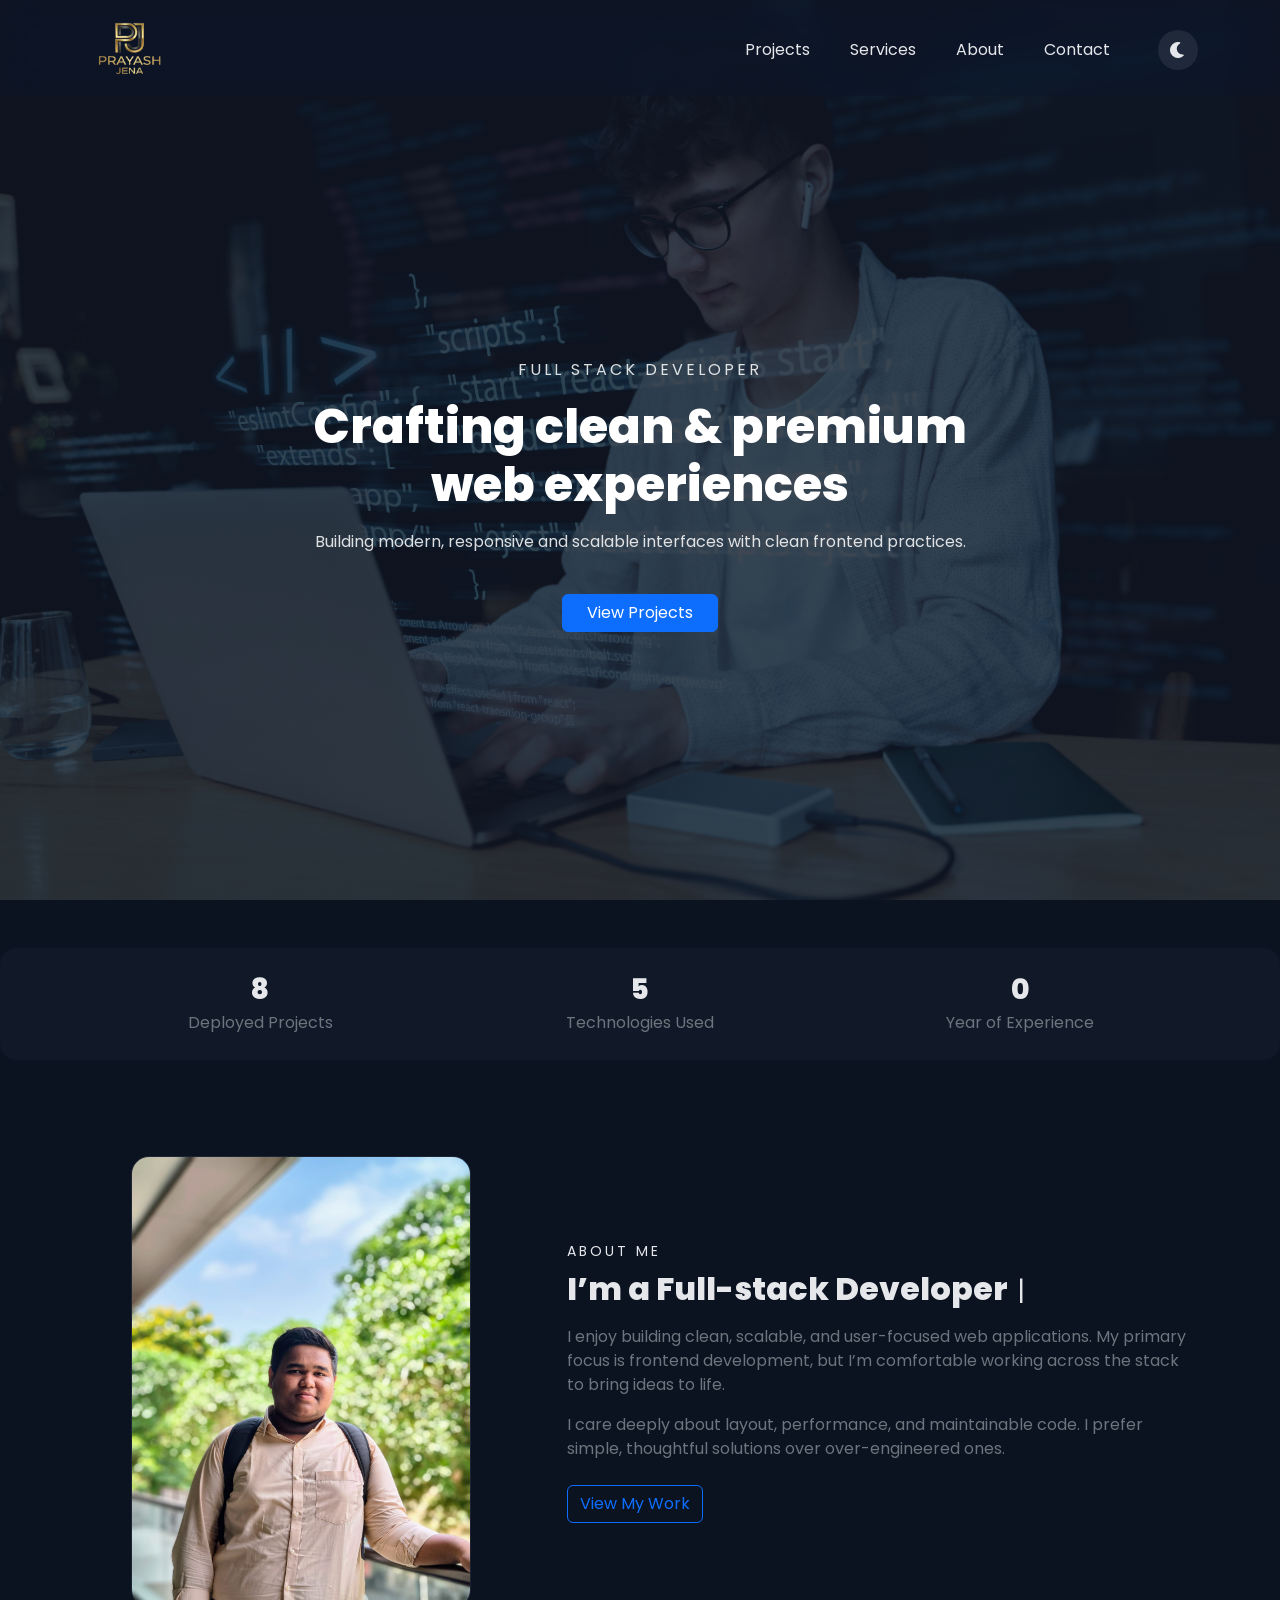
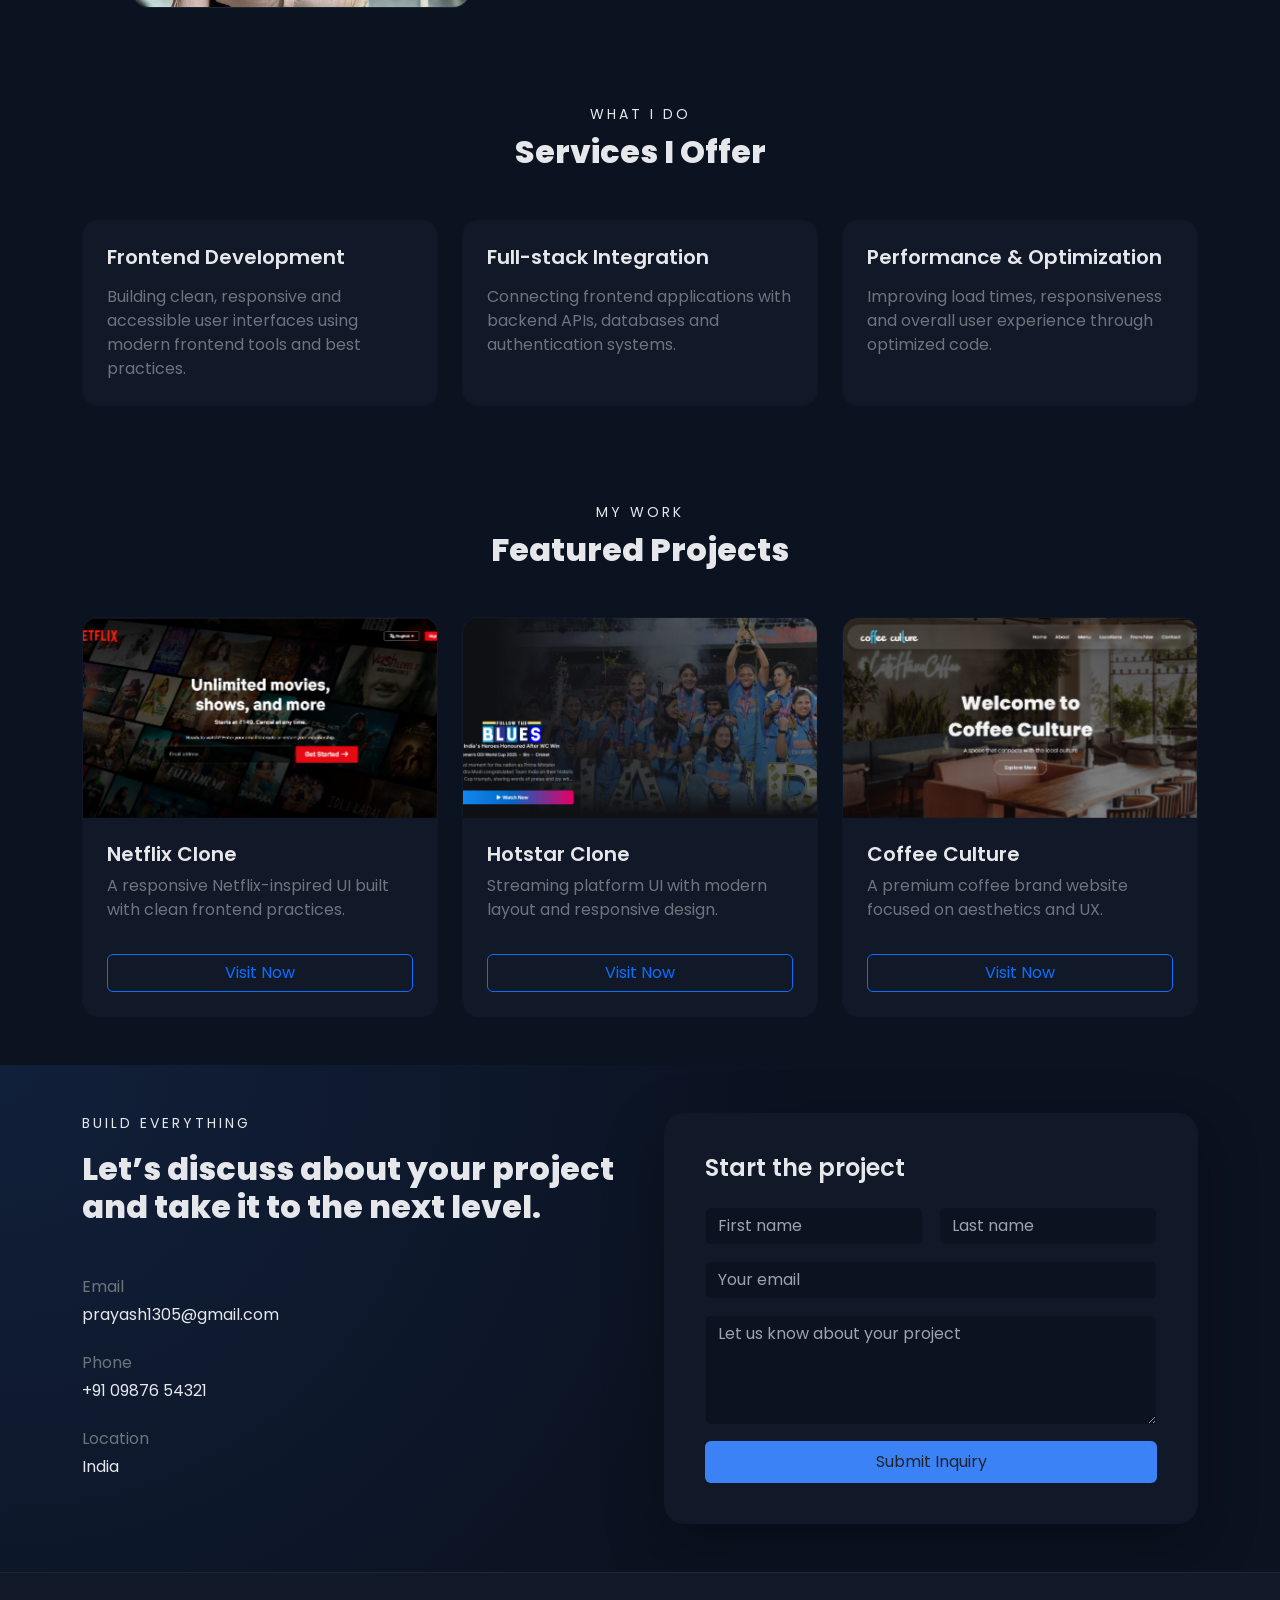
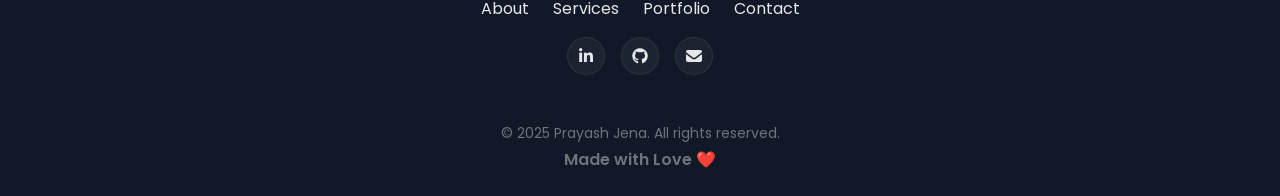
<file: index.html>
<!DOCTYPE html>
<html lang="en">

<head>
  <meta charset="UTF-8">
  <meta name="viewport" content="width=device-width, initial-scale=1.0">
  <title>Portfolio bootstrap</title>
  <link rel="stylesheet" href="./assets/css/bootstrap-icons.min.css">
  <link rel="stylesheet" href="./assets/css/all.min.css">
  <link rel="stylesheet" href="./assets/css/font.css">
  <link rel="stylesheet" href="./assets/css/bootstrap.min.css">
  <link rel="stylesheet" href="./assets/css/style.css">
  <link rel="shortcut icon" href="./assets/images/Me/logo.png" type="image/png">
</head>

<body>
  <!-- Header -->
  <header class="position-fixed top-0 start-0 w-100">
    <nav class="navbar navbar-expand-lg navbar-blur py-2 pb-1">
      <div class="container">

        <a class="navbar-brand fw-semibold" href="#hero">
          <img src="./assets/images/Me/logo-me.png" alt="logo" width="95" height="95" class="img-fluid d-block">
        </a>

        <div class="d-flex align-items-center gap-3">
          <button id="themeToggle"
            class="theme-toggle d-flex align-items-center justify-content-center rounded-circle border-0 d-lg-none"
            aria-label="Toggle theme">
            <i class="fa-solid fa-moon"></i>
          </button>

          <button class="navbar-toggler border-0 shadow-none" type="button" data-bs-toggle="collapse"
            data-bs-target="#mainNavbar">
            <span class="navbar-toggler-icon"></span>
          </button>
        </div>

        <div class="collapse navbar-collapse justify-content-end" id="mainNavbar">
          <ul class="navbar-nav align-items-lg-center gap-lg-4">

            <li class="nav-item"><a class="nav-link" href="#projects">Projects</a></li>
            <li class="nav-item"><a class="nav-link" href="#services">Services</a></li>
            <li class="nav-item"><a class="nav-link" href="#about">About</a></li>
            <li class="nav-item"><a class="nav-link" href="#contact">Contact</a></li>

            <li class="nav-item ms-lg-3 d-none d-lg-block">
              <button id="themeToggleDesktop"
                class="theme-toggle d-flex align-items-center justify-content-center rounded-circle border-0"
                aria-label="Toggle theme">
                <i class="fa-solid fa-moon"></i>
              </button>
            </li>

          </ul>
        </div>
      </div>
    </nav>
  </header>
  <!-- Main -->
  <main>
    <!-- Hero Section -->
    <section id="hero" class="min-vh-100 d-flex align-items-center text-center">
      <div class="container">
        <div class="mx-auto hero-content">
          <div class="animate-up">
            <p class="text-uppercase fw-medium letter-spacing mb-3">
              Full Stack Developer
            </p>
            <h1 class="fw-bold display-5 mb-3">
              Crafting clean & premium<br class="d-none d-md-block">
              web experiences
            </h1>
            <p class="mt-3">
              Building modern, responsive and scalable interfaces with clean frontend practices.
            </p>
            <a href="#projects" class="btn btn-primary mt-4 px-4">
              View Projects
            </a>
          </div>
        </div>
    </section>

    <!-- Stats Section -->
    <section id="stats" class="py-5">
      <div class="surface p-4">
        <div class="container">
          <div class="row text-center g-4">
            <div class="col-12 col-md-4 animate-up" data-stagger>
              <h3 class="fw-bold mb-1 stat-number" data-target="10">10+</h3>
              <p class="text-secondary mb-0">Deployed Projects</p>
            </div>
            <div class="col-12 col-md-4 animate-up" data-stagger>
              <h3 class="fw-bold mb-1 stat-number" data-target="6">6+</h3>
              <p class="text-secondary mb-0">Technologies Used</p>
            </div>
            <div class="col-12 col-md-4 animate-up" data-stagger>
              <h3 class="fw-bold mb-1 stat-number" data-target="1">&lt; 1</h3>
              <p class="text-secondary mb-0">Year of Experience</p>
            </div>
          </div>
        </div>
      </div>
    </section>
    <!-- About Section -->
    <section id="about" class="py-5">
      <div class="container">

        <div class="row align-items-center g-5">

          <div class="col-12 col-md-5 text-center animate-left" data-stagger>
            <div class="about-img-wrapper mx-auto overflow-hidden">
              <img src="./assets/images/Me/me-hu.jpg" alt="Prayash" class="img-fluid w-100 h-auto d-block">
            </div>
          </div>

          <div class="col-12 col-md-7 animate-right" data-stagger>
            <p class="text-uppercase small letter-spacing mb-2">
              About Me
            </p>

            <h2 class="sub-title fw-bold mb-3">
              I’m a Full-stack Developer
            </h2>

            <p class="text-secondary mb-3">
              I enjoy building clean, scalable, and user-focused web applications.
              My primary focus is frontend development, but I’m comfortable working
              across the stack to bring ideas to life.
            </p>

            <p class="text-secondary mb-4">
              I care deeply about layout, performance, and maintainable code.
              I prefer simple, thoughtful solutions over over-engineered ones.
            </p>

            <a href="#projects" class="btn btn-outline-primary">
              View My Work
            </a>
          </div>

        </div>

      </div>
    </section>
    <!-- Services Section -->
    <section id="services" class="py-5">
      <div class="container">
        <div class="text-center mb-5">
          <p class="text-uppercase small letter-spacing mb-2">
            What I Do
          </p>
          <h2 class="fw-bold">
            Services I Offer
          </h2>
        </div>
        <div class="row g-4">
          <div class="col-12 col-md-4">
            <div class="service-card h-100 p-4 animate-left" data-stagger>
              <h5 class="fw-semibold mb-3">Frontend Development</h5>
              <p class="text-secondary mb-0">
                Building clean, responsive and accessible user interfaces using modern frontend tools and best
                practices.
              </p>
            </div>
          </div>
          <div class="col-12 col-md-4">
            <div class="service-card h-100 p-4 animate-up" data-stagger>
              <h5 class="fw-semibold mb-3">Full-stack Integration</h5>
              <p class="text-secondary mb-0">
                Connecting frontend applications with backend APIs, databases and authentication systems.
              </p>
            </div>
          </div>
          <div class="col-12 col-md-4">
            <div class="service-card h-100 p-4 animate-right" data-stagger>
              <h5 class="fw-semibold mb-3">Performance & Optimization</h5>
              <p class="text-secondary mb-0">
                Improving load times, responsiveness and overall user experience through optimized code.
              </p>
            </div>
          </div>
        </div>
      </div>
    </section>
    <!-- Projects Section -->
    <section id="projects" class="py-5">
      <div class="container">
        <div class="text-center mb-5 animate-up" data-stagger>
          <p class="text-uppercase small letter-spacing mb-2">
            My Work
          </p>
          <h2 class="fw-bold">
            Featured Projects
          </h2>
        </div>

        <div class="row g-4">
          <div class="col-12 col-md-4">
            <div class="project-card h-100 d-flex flex-column animate-left" data-stagger>

              <div class="project-img-wrapper">
                <img src="./assets/images/project-images/netflix.png" alt="Netflix Clone">
              </div>

              <div class="p-4 d-flex flex-column flex-grow-1">
                <h5 class="fw-semibold mb-2">Netflix Clone</h5>
                <p class="text-secondary flex-grow-1">
                  A responsive Netflix-inspired UI built with clean frontend practices.
                </p>
                <a href="https://cinex-pj.vercel.app/" target="_blank" class="btn btn-outline-primary mt-3">
                  Visit Now
                </a>
              </div>

            </div>
          </div>
          <div class="col-12 col-md-4">
            <div class="project-card h-100 d-flex flex-column animate-up" data-stagger>

              <div class="project-img-wrapper">
                <img src="./assets/images/project-images/hotstar.png" alt="Hotstar Clone">
              </div>

              <div class="p-4 d-flex flex-column flex-grow-1">
                <h5 class="fw-semibold mb-2">Hotstar Clone</h5>
                <p class="text-secondary flex-grow-1">
                  Streaming platform UI with modern layout and responsive design.
                </p>
                <a href="https://jiohotstarclone.vercel.app/" target="_blank" class="btn btn-outline-primary mt-3">
                  Visit Now
                </a>
              </div>

            </div>
          </div>
          <div class="col-12 col-md-4">
            <div class="project-card h-100 d-flex flex-column animate-right" data-stagger>

              <div class="project-img-wrapper">
                <img src="./assets/images/project-images/cawfee.png" alt="Coffee Culture">
              </div>

              <div class="p-4 d-flex flex-column flex-grow-1">
                <h5 class="fw-semibold mb-2">Coffee Culture</h5>
                <p class="text-secondary flex-grow-1">
                  A premium coffee brand website focused on aesthetics and UX.
                </p>
                <a href="https://coffee-culture-pj.vercel.app/" target="_blank" class="btn btn-outline-primary mt-3">
                  Visit Now
                </a>
              </div>
            </div>
          </div>
        </div>
      </div>
    </section>
    <!-- Contact Section -->
    <section id="contact" class="contact-section py-5">
      <div class="container">

        <div class="row g-5 align-items-stretch">

          <div class="col-12 col-lg-6 animate-left" data-stagger>

            <p class="text-uppercase small letter-spacing mb-3">
              Build Everything
            </p>

            <h2 class="fw-bold mb-4">
              Let’s discuss about your project<br>
              and take it to the next level.
            </h2>

            <div class="contact-info mt-5">

              <div class="mb-4">
                <p class="text-secondary mb-1">Email</p>
                <p class="mb-0">prayash1305@gmail.com</p>
              </div>

              <div class="mb-4">
                <p class="text-secondary mb-1">Phone</p>
                <p class="mb-0">+91 09876 54321</p>
              </div>

              <div>
                <p class="text-secondary mb-1">Location</p>
                <p class="mb-0">India</p>
              </div>

            </div>

          </div>

          <div class="col-12 col-lg-6 animate-right" data-stagger>

            <div class="contact-form-box">

              <h4 class="fw-semibold mb-4">
                Start the project
              </h4>

              <form>
                <div class="row g-3">

                  <div class="col-12 col-md-6">
                    <input type="text" class="form-control" placeholder="First name" required>
                  </div>

                  <div class="col-12 col-md-6">
                    <input type="text" class="form-control" placeholder="Last name" required>
                  </div>

                  <div class="col-12">
                    <input type="email" class="form-control" placeholder="Your email" required>
                  </div>

                  <div class="col-12">
                    <textarea class="form-control" rows="4" placeholder="Let us know about your project"
                      required></textarea>
                  </div>

                  <div class="col-12">
                    <button type="submit" class="btn sumbit-btn w-100 py-2">
                      Submit Inquiry
                    </button>
                  </div>

                </div>
              </form>

            </div>

          </div>

        </div>

      </div>
    </section>
  </main>
  <!-- Footer -->
  <footer class="footer py-4">
    <div class="container text-center animate-up">
      <ul class="footer-nav d-flex justify-content-center gap-4 mb-3 p-0 m-0">
        <li><a href="#about" class="text-decoration-none">About</a></li>
        <li><a href="#services" class="text-decoration-none">Services</a></li>
        <li><a href="#projects" class="text-decoration-none">Portfolio</a></li>
        <li><a href="#contact" class="text-decoration-none">Contact</a></li>
      </ul>

      <div class="footer-social d-flex justify-content-center gap-3">
        <a href="https://in.linkedin.com/in/prayash-jena" target="_blank" aria-label="LinkedIn"
          class="d-flex justify-content-center align-items-center rounded-circle text-decoration-none">
          <i class="fa-brands fa-linkedin-in"></i>
        </a>

        <a href="https://github.com/prayash1322" target="_blank" aria-label="GitHub"
          class="d-flex justify-content-center align-items-center rounded-circle text-decoration-none">
          <i class="fa-brands fa-github"></i>
        </a>

        <a href="mailto:prayash1305@gmail.com" aria-label="Email"
          class="d-flex justify-content-center align-items-center rounded-circle text-decoration-none">
          <i class="fa-solid fa-envelope"></i>
        </a>
      </div>

    </div>
    </div>
    <div class="container text-center animate-up">
      <p class="pt-5 mb-0 small text-muted">
        © 2025 Prayash Jena. All rights reserved.
      </p>
      <p class="pt-1 mb-0 fw-semibold text-muted">
        Made with Love ❤️
      </p>
    </div>
  </footer>

  <script src="./assets/js/bootstrap.bundle.js"></script>
  <script src="./assets/js/theme.js"></script>
  <button id="scrollTopBtn" class="btn rounded-circle position-fixed d-flex align-items-center justify-content-center"
    aria-label="Scroll to top">
    <i class="fa-solid fa-angles-up"></i>
  </button>
</body>

</html>
</file>
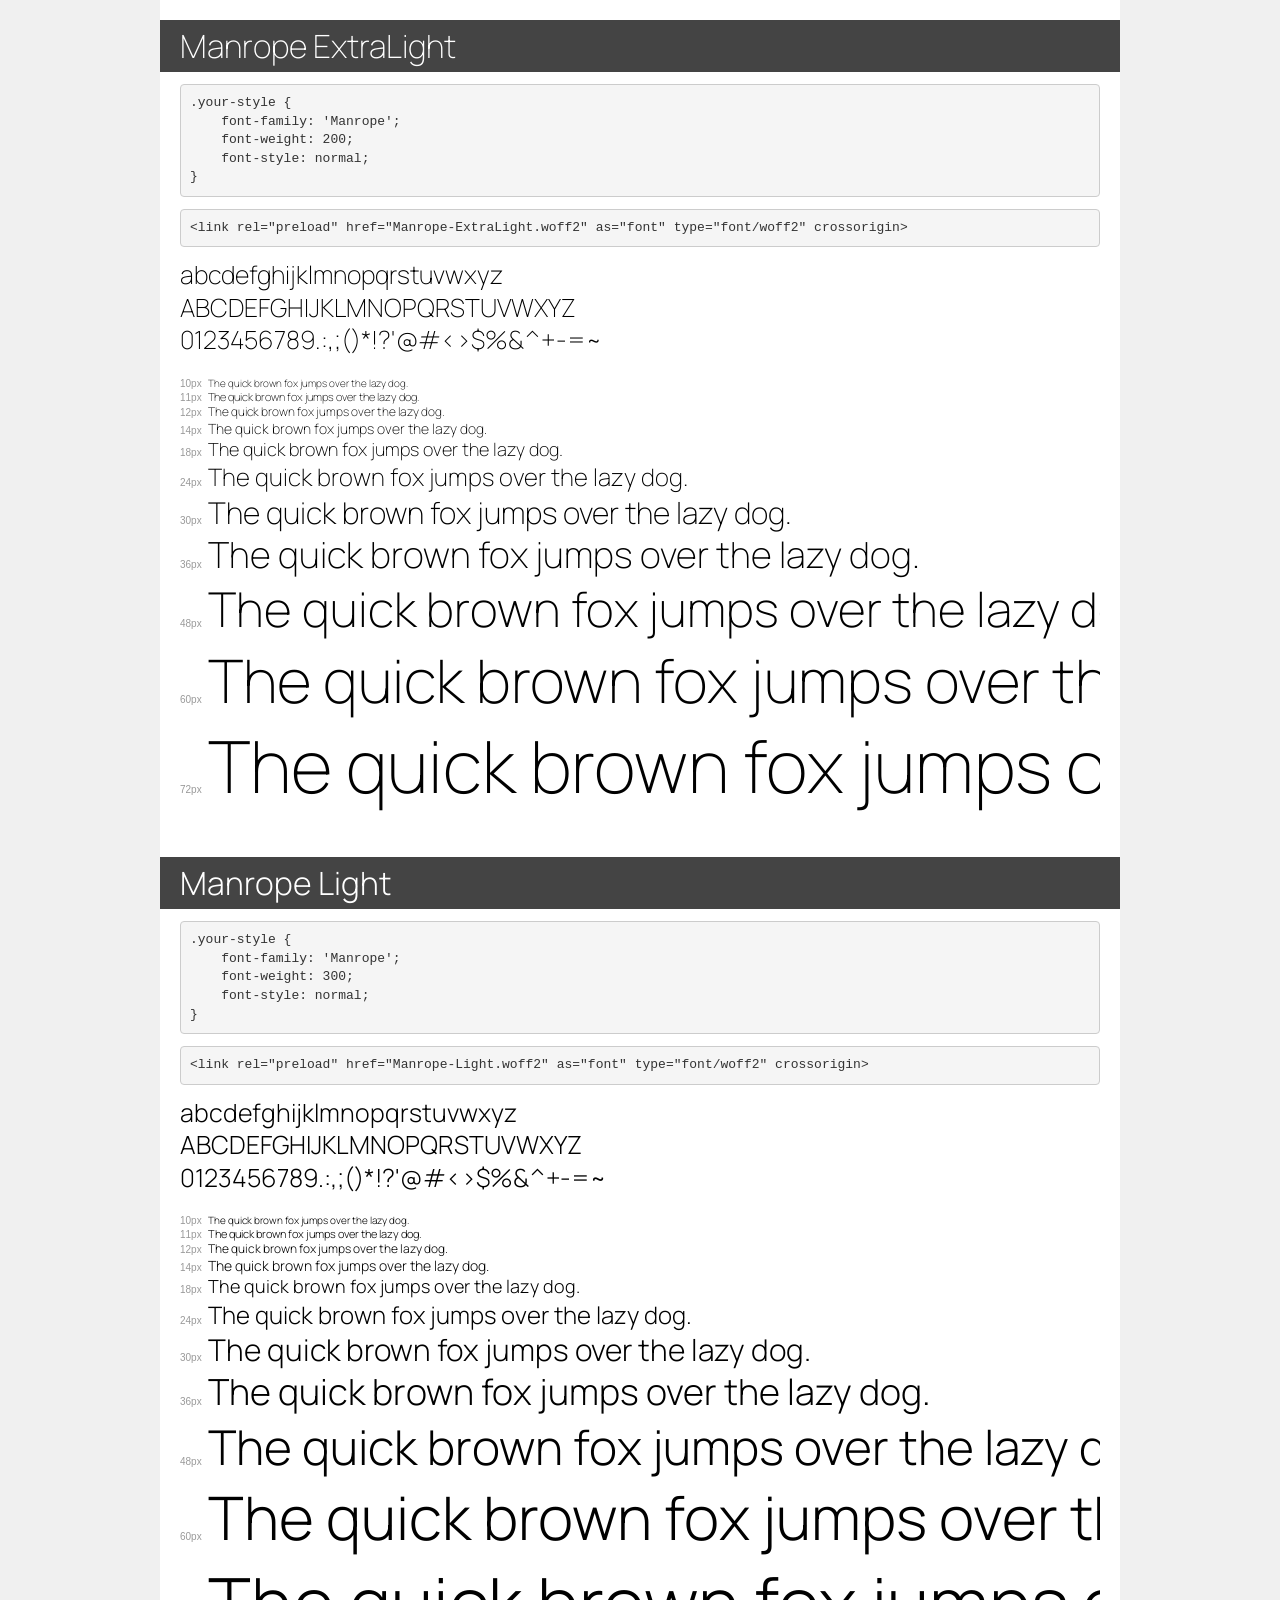
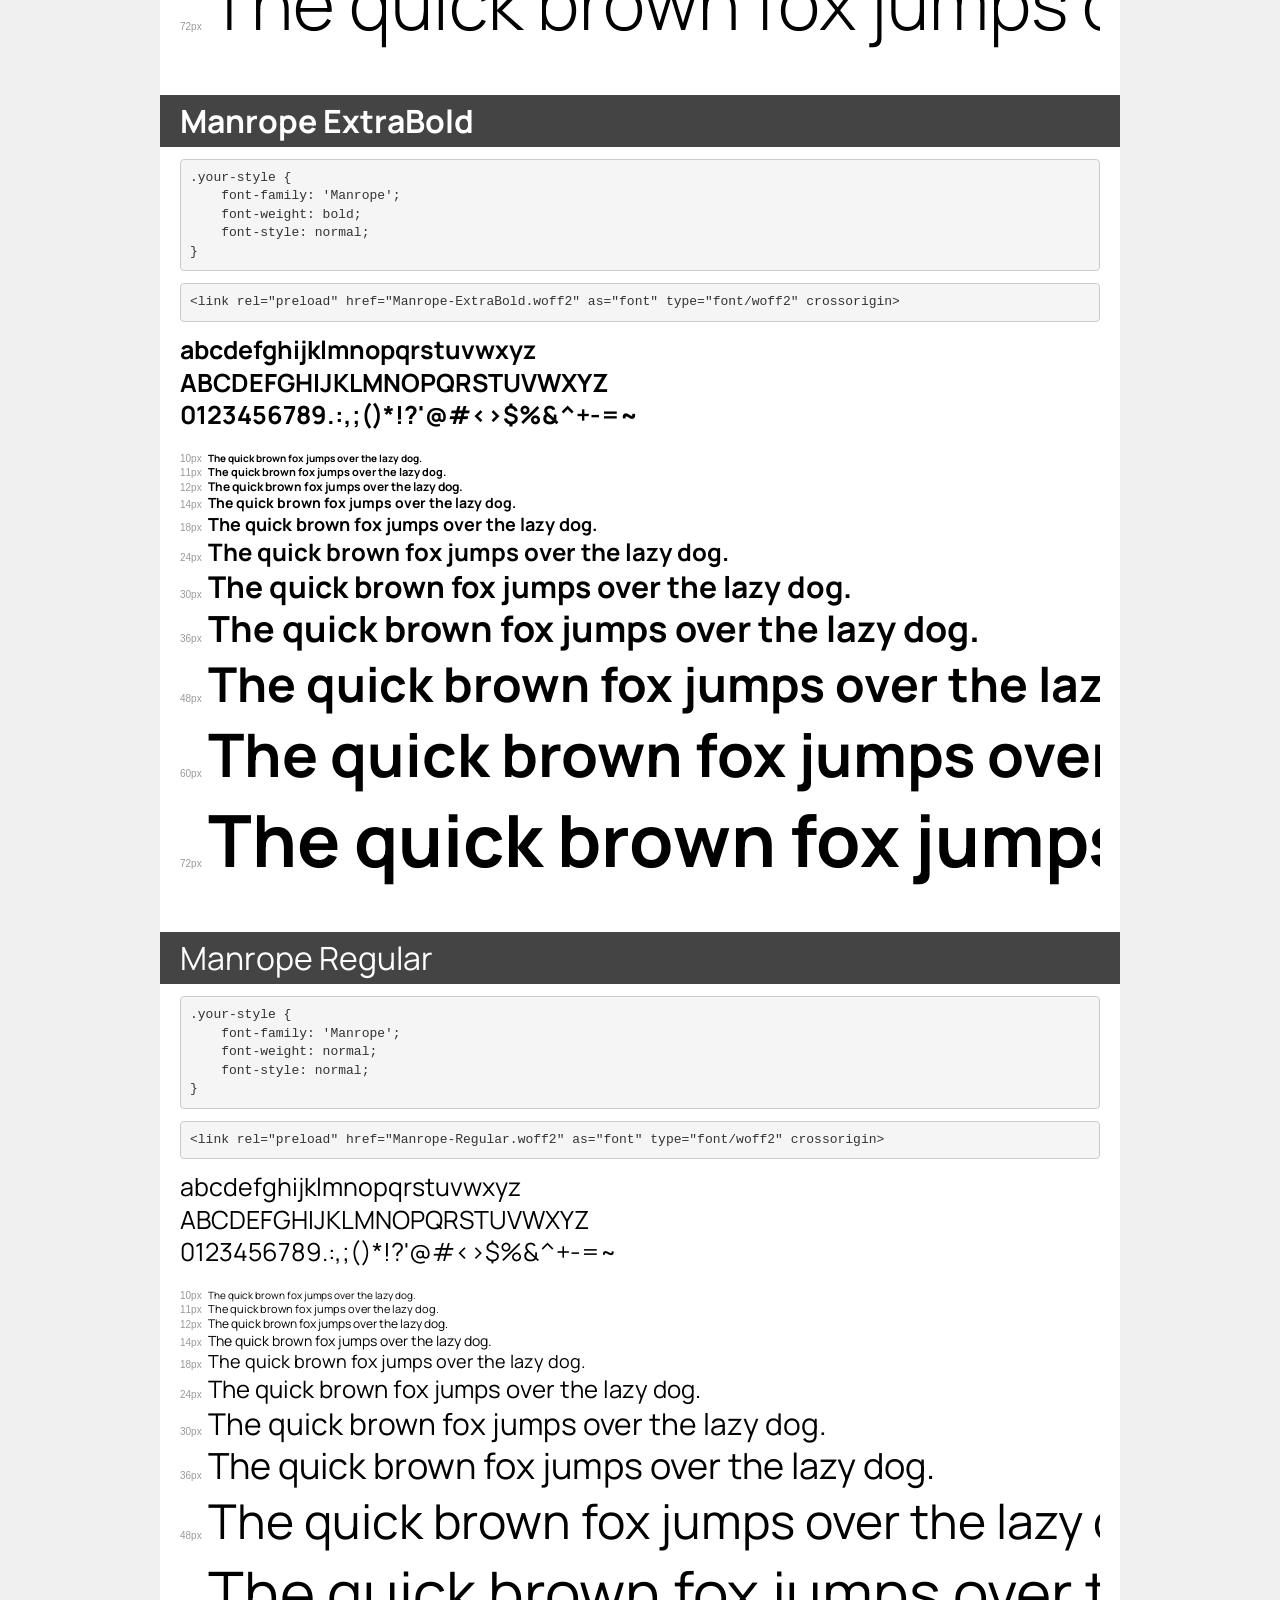
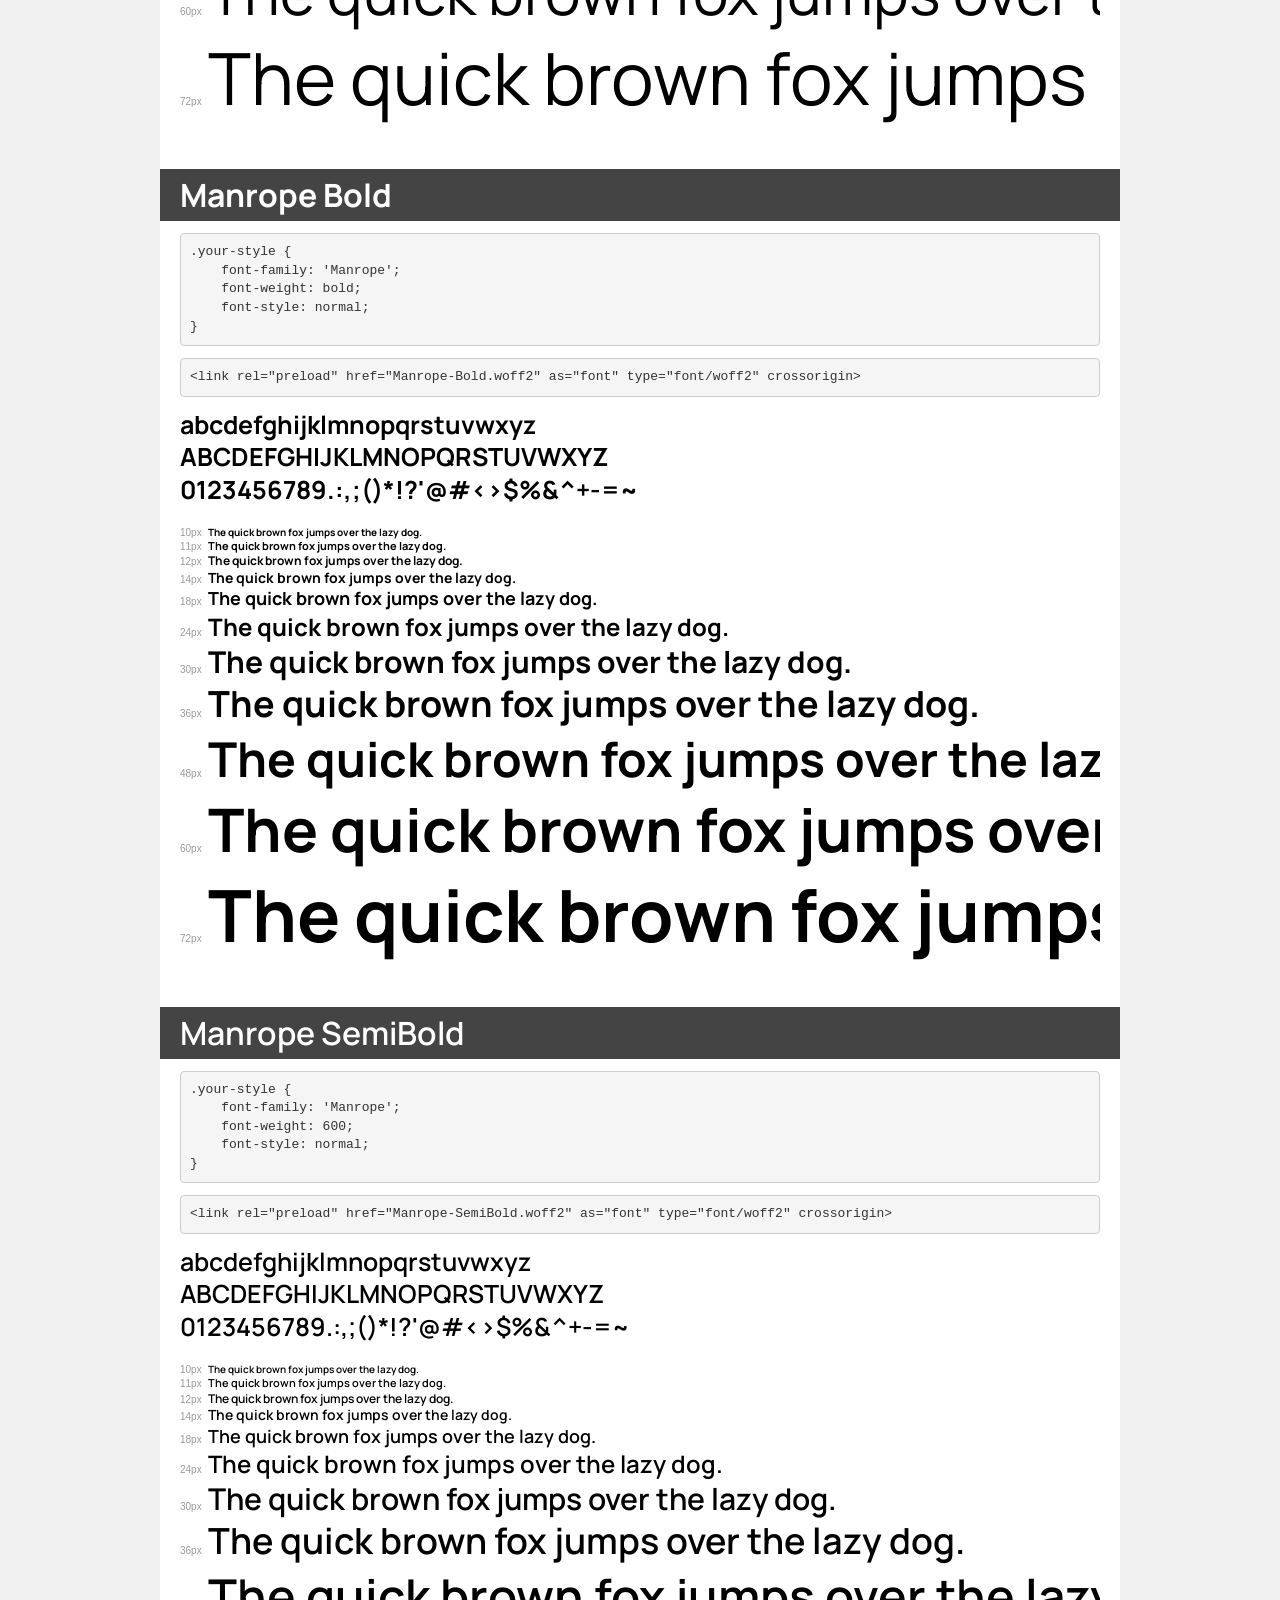
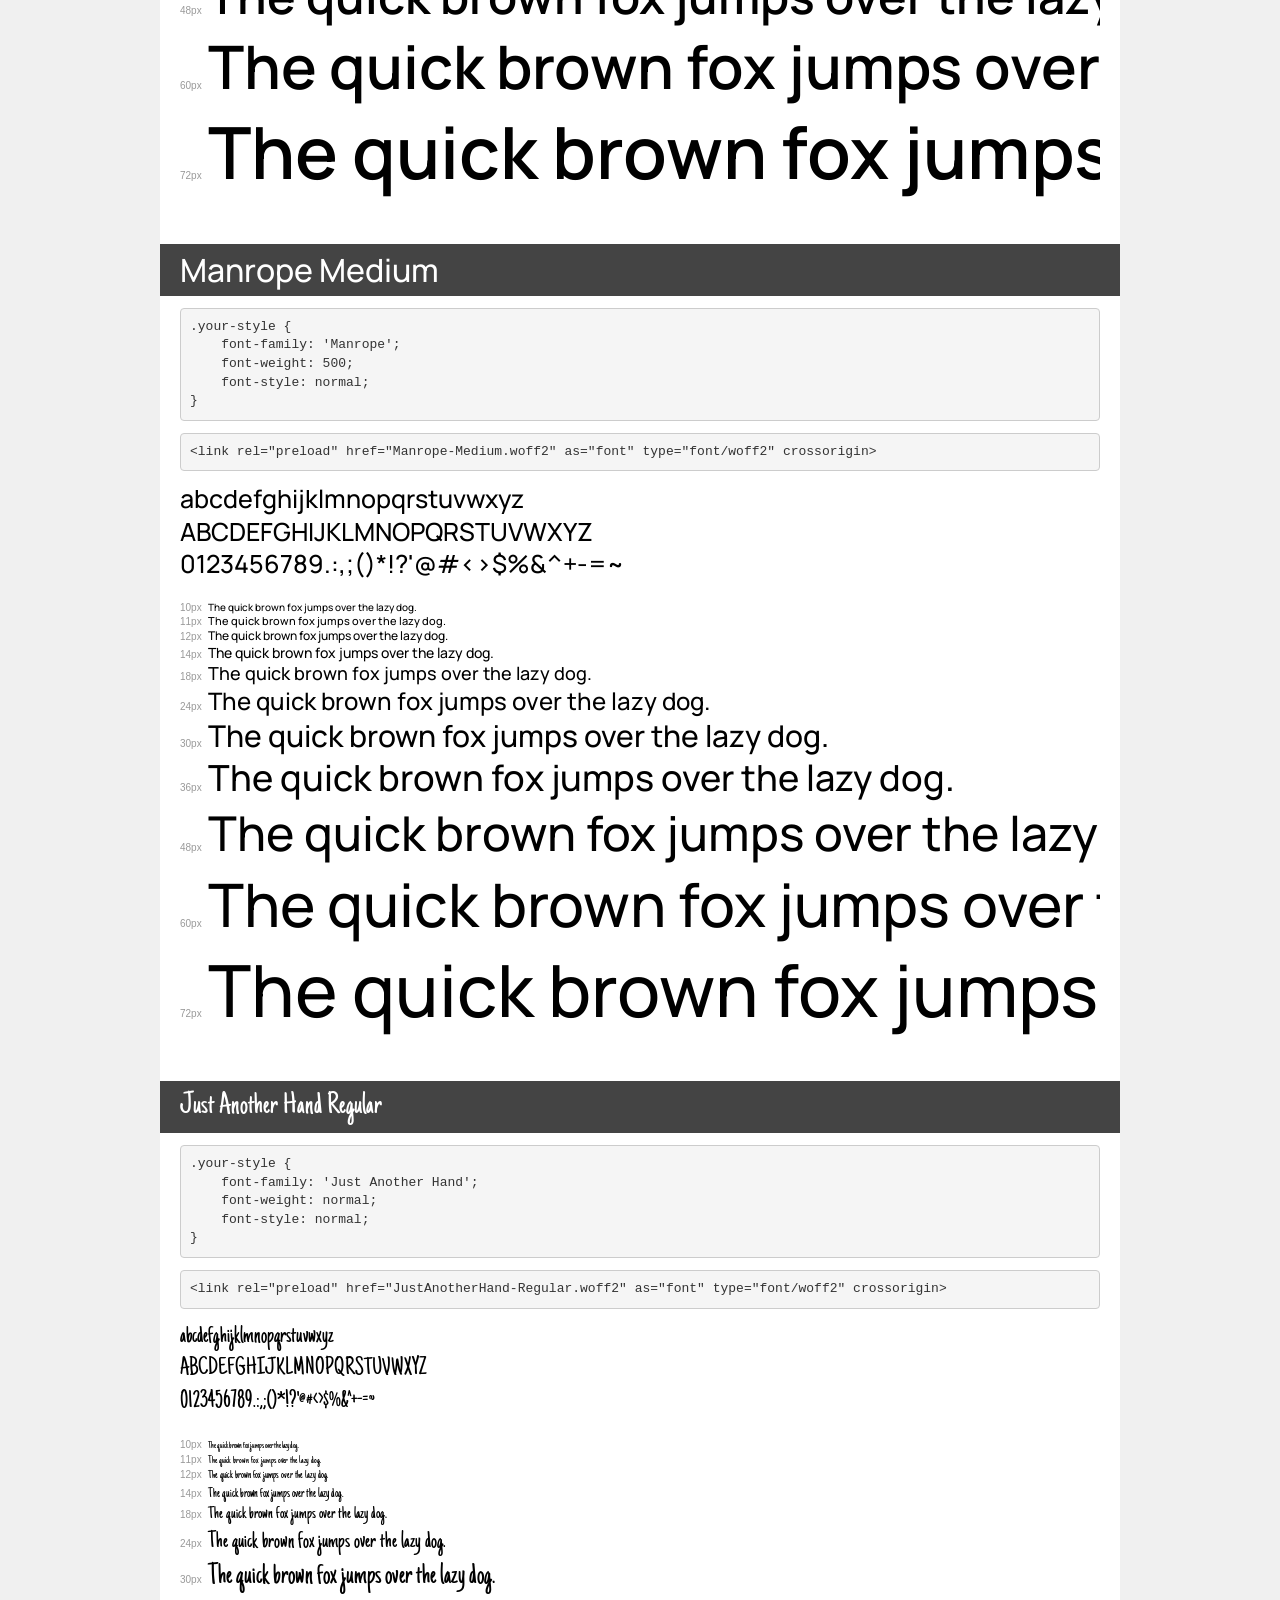
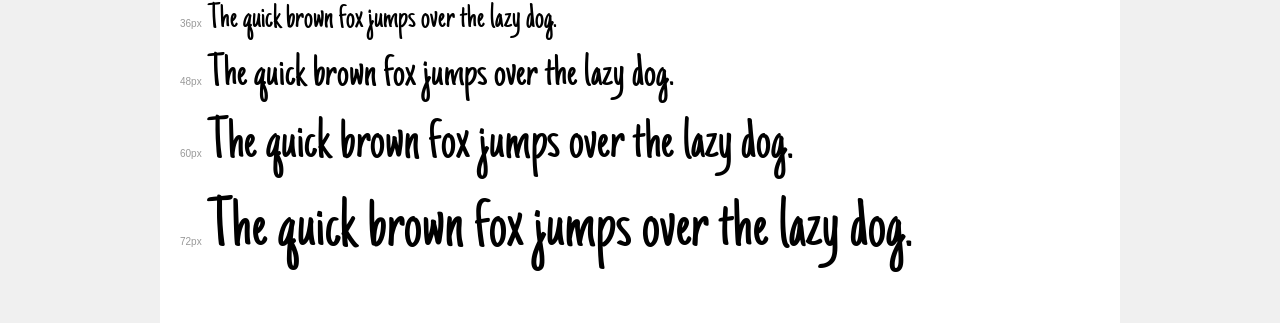
<file: extras/transfonter.org-20251128-054753/demo.html>
<!DOCTYPE html>
<html lang="en">
<head>
    <meta charset="utf-8">
    <meta http-equiv="X-UA-Compatible" content="IE=edge">
    <meta name="viewport" content="width=device-width, initial-scale=1">
    <meta name="robots" content="noindex, noarchive">
    <meta name="format-detection" content="telephone=no">
    <title>Transfonter demo</title>
    <link href="stylesheet.css" rel="stylesheet">
    <style>
        /*
        http://meyerweb.com/eric/tools/css/reset/
        v2.0 | 20110126
        License: none (public domain)
        */
        html, body, div, span, applet, object, iframe,
        h1, h2, h3, h4, h5, h6, p, blockquote, pre,
        a, abbr, acronym, address, big, cite, code,
        del, dfn, em, img, ins, kbd, q, s, samp,
        small, strike, strong, sub, sup, tt, var,
        b, u, i, center,
        dl, dt, dd, ol, ul, li,
        fieldset, form, label, legend,
        table, caption, tbody, tfoot, thead, tr, th, td,
        article, aside, canvas, details, embed,
        figure, figcaption, footer, header, hgroup,
        menu, nav, output, ruby, section, summary,
        time, mark, audio, video {
            margin: 0;
            padding: 0;
            border: 0;
            font-size: 100%;
            font: inherit;
            vertical-align: baseline;
        }
        /* HTML5 display-role reset for older browsers */
        article, aside, details, figcaption, figure,
        footer, header, hgroup, menu, nav, section {
            display: block;
        }
        body {
            line-height: 1;
        }
        ol, ul {
            list-style: none;
        }
        blockquote, q {
            quotes: none;
        }
        blockquote:before, blockquote:after,
        q:before, q:after {
            content: '';
            content: none;
        }
        table {
            border-collapse: collapse;
            border-spacing: 0;
        }
        /* demo styles */
        body {
            background: #f0f0f0;
            color: #000;
        }
        .page {
            background: #fff;
            width: 920px;
            margin: 0 auto;
            padding: 20px 20px 0 20px;
            overflow: hidden;
        }
        .font-container {
            overflow-x: auto;
            overflow-y: hidden;
            margin-bottom: 40px;
            line-height: 1.3;
            white-space: nowrap;
            padding-bottom: 5px;
        }
        h1 {
            position: relative;
            background: #444;
            font-size: 32px;
            color: #fff;
            padding: 10px 20px;
            margin: 0 -20px 12px -20px;
        }
        .letters {
            font-size: 25px;
            margin-bottom: 20px;
        }
        .s10:before {
            content: '10px';
        }
        .s11:before {
            content: '11px';
        }
        .s12:before {
            content: '12px';
        }
        .s14:before {
            content: '14px';
        }
        .s18:before {
            content: '18px';
        }
        .s24:before {
            content: '24px';
        }
        .s30:before {
            content: '30px';
        }
        .s36:before {
            content: '36px';
        }
        .s48:before {
            content: '48px';
        }
        .s60:before {
            content: '60px';
        }
        .s72:before {
            content: '72px';
        }
        .s10:before, .s11:before, .s12:before, .s14:before,
        .s18:before, .s24:before, .s30:before, .s36:before,
        .s48:before, .s60:before, .s72:before {
            font-family: Arial, sans-serif;
            font-size: 10px;
            font-weight: normal;
            font-style: normal;
            color: #999;
            padding-right: 6px;
        }
        pre {
            display: block;
            padding: 9px;
            margin: 0 0 12px;
            font-family: Monaco, Menlo, Consolas, "Courier New", monospace;
            font-size: 13px;
            line-height: 1.428571429;
            color: #333;
            font-weight: normal;
            font-style: normal;
            background-color: #f5f5f5;
            border: 1px solid #ccc;
            overflow-x: auto;
            border-radius: 4px;
        }
        /* responsive */
        @media (max-width: 959px) {
            .page {
                width: auto;
                margin: 0;
            }
        }
    </style>
</head>
<body>
<div class="page">
    <div class="demo">
        <h1 style="font-family: 'Manrope'; font-weight: 200; font-style: normal;">Manrope ExtraLight</h1>
        <pre title="Usage">.your-style {
    font-family: 'Manrope';
    font-weight: 200;
    font-style: normal;
}</pre>
        <pre title="Preload (optional)">
&lt;link rel=&quot;preload&quot; href=&quot;Manrope-ExtraLight.woff2&quot; as=&quot;font&quot; type=&quot;font/woff2&quot; crossorigin&gt;</pre>
        <div class="font-container" style="font-family: 'Manrope'; font-weight: 200; font-style: normal;">
            <p class="letters">
                abcdefghijklmnopqrstuvwxyz<br>
ABCDEFGHIJKLMNOPQRSTUVWXYZ<br>
                0123456789.:,;()*!?'@#&lt;&gt;$%&^+-=~
            </p>
            <p class="s10" style="font-size: 10px;">The quick brown fox jumps over the lazy dog.</p>
            <p class="s11" style="font-size: 11px;">The quick brown fox jumps over the lazy dog.</p>
            <p class="s12" style="font-size: 12px;">The quick brown fox jumps over the lazy dog.</p>
            <p class="s14" style="font-size: 14px;">The quick brown fox jumps over the lazy dog.</p>
            <p class="s18" style="font-size: 18px;">The quick brown fox jumps over the lazy dog.</p>
            <p class="s24" style="font-size: 24px;">The quick brown fox jumps over the lazy dog.</p>
            <p class="s30" style="font-size: 30px;">The quick brown fox jumps over the lazy dog.</p>
            <p class="s36" style="font-size: 36px;">The quick brown fox jumps over the lazy dog.</p>
            <p class="s48" style="font-size: 48px;">The quick brown fox jumps over the lazy dog.</p>
            <p class="s60" style="font-size: 60px;">The quick brown fox jumps over the lazy dog.</p>
            <p class="s72" style="font-size: 72px;">The quick brown fox jumps over the lazy dog.</p>
        </div>
    </div>

    <div class="demo">
        <h1 style="font-family: 'Manrope'; font-weight: 300; font-style: normal;">Manrope Light</h1>
        <pre title="Usage">.your-style {
    font-family: 'Manrope';
    font-weight: 300;
    font-style: normal;
}</pre>
        <pre title="Preload (optional)">
&lt;link rel=&quot;preload&quot; href=&quot;Manrope-Light.woff2&quot; as=&quot;font&quot; type=&quot;font/woff2&quot; crossorigin&gt;</pre>
        <div class="font-container" style="font-family: 'Manrope'; font-weight: 300; font-style: normal;">
            <p class="letters">
                abcdefghijklmnopqrstuvwxyz<br>
ABCDEFGHIJKLMNOPQRSTUVWXYZ<br>
                0123456789.:,;()*!?'@#&lt;&gt;$%&^+-=~
            </p>
            <p class="s10" style="font-size: 10px;">The quick brown fox jumps over the lazy dog.</p>
            <p class="s11" style="font-size: 11px;">The quick brown fox jumps over the lazy dog.</p>
            <p class="s12" style="font-size: 12px;">The quick brown fox jumps over the lazy dog.</p>
            <p class="s14" style="font-size: 14px;">The quick brown fox jumps over the lazy dog.</p>
            <p class="s18" style="font-size: 18px;">The quick brown fox jumps over the lazy dog.</p>
            <p class="s24" style="font-size: 24px;">The quick brown fox jumps over the lazy dog.</p>
            <p class="s30" style="font-size: 30px;">The quick brown fox jumps over the lazy dog.</p>
            <p class="s36" style="font-size: 36px;">The quick brown fox jumps over the lazy dog.</p>
            <p class="s48" style="font-size: 48px;">The quick brown fox jumps over the lazy dog.</p>
            <p class="s60" style="font-size: 60px;">The quick brown fox jumps over the lazy dog.</p>
            <p class="s72" style="font-size: 72px;">The quick brown fox jumps over the lazy dog.</p>
        </div>
    </div>

    <div class="demo">
        <h1 style="font-family: 'Manrope'; font-weight: bold; font-style: normal;">Manrope ExtraBold</h1>
        <pre title="Usage">.your-style {
    font-family: 'Manrope';
    font-weight: bold;
    font-style: normal;
}</pre>
        <pre title="Preload (optional)">
&lt;link rel=&quot;preload&quot; href=&quot;Manrope-ExtraBold.woff2&quot; as=&quot;font&quot; type=&quot;font/woff2&quot; crossorigin&gt;</pre>
        <div class="font-container" style="font-family: 'Manrope'; font-weight: bold; font-style: normal;">
            <p class="letters">
                abcdefghijklmnopqrstuvwxyz<br>
ABCDEFGHIJKLMNOPQRSTUVWXYZ<br>
                0123456789.:,;()*!?'@#&lt;&gt;$%&^+-=~
            </p>
            <p class="s10" style="font-size: 10px;">The quick brown fox jumps over the lazy dog.</p>
            <p class="s11" style="font-size: 11px;">The quick brown fox jumps over the lazy dog.</p>
            <p class="s12" style="font-size: 12px;">The quick brown fox jumps over the lazy dog.</p>
            <p class="s14" style="font-size: 14px;">The quick brown fox jumps over the lazy dog.</p>
            <p class="s18" style="font-size: 18px;">The quick brown fox jumps over the lazy dog.</p>
            <p class="s24" style="font-size: 24px;">The quick brown fox jumps over the lazy dog.</p>
            <p class="s30" style="font-size: 30px;">The quick brown fox jumps over the lazy dog.</p>
            <p class="s36" style="font-size: 36px;">The quick brown fox jumps over the lazy dog.</p>
            <p class="s48" style="font-size: 48px;">The quick brown fox jumps over the lazy dog.</p>
            <p class="s60" style="font-size: 60px;">The quick brown fox jumps over the lazy dog.</p>
            <p class="s72" style="font-size: 72px;">The quick brown fox jumps over the lazy dog.</p>
        </div>
    </div>

    <div class="demo">
        <h1 style="font-family: 'Manrope'; font-weight: normal; font-style: normal;">Manrope Regular</h1>
        <pre title="Usage">.your-style {
    font-family: 'Manrope';
    font-weight: normal;
    font-style: normal;
}</pre>
        <pre title="Preload (optional)">
&lt;link rel=&quot;preload&quot; href=&quot;Manrope-Regular.woff2&quot; as=&quot;font&quot; type=&quot;font/woff2&quot; crossorigin&gt;</pre>
        <div class="font-container" style="font-family: 'Manrope'; font-weight: normal; font-style: normal;">
            <p class="letters">
                abcdefghijklmnopqrstuvwxyz<br>
ABCDEFGHIJKLMNOPQRSTUVWXYZ<br>
                0123456789.:,;()*!?'@#&lt;&gt;$%&^+-=~
            </p>
            <p class="s10" style="font-size: 10px;">The quick brown fox jumps over the lazy dog.</p>
            <p class="s11" style="font-size: 11px;">The quick brown fox jumps over the lazy dog.</p>
            <p class="s12" style="font-size: 12px;">The quick brown fox jumps over the lazy dog.</p>
            <p class="s14" style="font-size: 14px;">The quick brown fox jumps over the lazy dog.</p>
            <p class="s18" style="font-size: 18px;">The quick brown fox jumps over the lazy dog.</p>
            <p class="s24" style="font-size: 24px;">The quick brown fox jumps over the lazy dog.</p>
            <p class="s30" style="font-size: 30px;">The quick brown fox jumps over the lazy dog.</p>
            <p class="s36" style="font-size: 36px;">The quick brown fox jumps over the lazy dog.</p>
            <p class="s48" style="font-size: 48px;">The quick brown fox jumps over the lazy dog.</p>
            <p class="s60" style="font-size: 60px;">The quick brown fox jumps over the lazy dog.</p>
            <p class="s72" style="font-size: 72px;">The quick brown fox jumps over the lazy dog.</p>
        </div>
    </div>

    <div class="demo">
        <h1 style="font-family: 'Manrope'; font-weight: bold; font-style: normal;">Manrope Bold</h1>
        <pre title="Usage">.your-style {
    font-family: 'Manrope';
    font-weight: bold;
    font-style: normal;
}</pre>
        <pre title="Preload (optional)">
&lt;link rel=&quot;preload&quot; href=&quot;Manrope-Bold.woff2&quot; as=&quot;font&quot; type=&quot;font/woff2&quot; crossorigin&gt;</pre>
        <div class="font-container" style="font-family: 'Manrope'; font-weight: bold; font-style: normal;">
            <p class="letters">
                abcdefghijklmnopqrstuvwxyz<br>
ABCDEFGHIJKLMNOPQRSTUVWXYZ<br>
                0123456789.:,;()*!?'@#&lt;&gt;$%&^+-=~
            </p>
            <p class="s10" style="font-size: 10px;">The quick brown fox jumps over the lazy dog.</p>
            <p class="s11" style="font-size: 11px;">The quick brown fox jumps over the lazy dog.</p>
            <p class="s12" style="font-size: 12px;">The quick brown fox jumps over the lazy dog.</p>
            <p class="s14" style="font-size: 14px;">The quick brown fox jumps over the lazy dog.</p>
            <p class="s18" style="font-size: 18px;">The quick brown fox jumps over the lazy dog.</p>
            <p class="s24" style="font-size: 24px;">The quick brown fox jumps over the lazy dog.</p>
            <p class="s30" style="font-size: 30px;">The quick brown fox jumps over the lazy dog.</p>
            <p class="s36" style="font-size: 36px;">The quick brown fox jumps over the lazy dog.</p>
            <p class="s48" style="font-size: 48px;">The quick brown fox jumps over the lazy dog.</p>
            <p class="s60" style="font-size: 60px;">The quick brown fox jumps over the lazy dog.</p>
            <p class="s72" style="font-size: 72px;">The quick brown fox jumps over the lazy dog.</p>
        </div>
    </div>

    <div class="demo">
        <h1 style="font-family: 'Manrope'; font-weight: 600; font-style: normal;">Manrope SemiBold</h1>
        <pre title="Usage">.your-style {
    font-family: 'Manrope';
    font-weight: 600;
    font-style: normal;
}</pre>
        <pre title="Preload (optional)">
&lt;link rel=&quot;preload&quot; href=&quot;Manrope-SemiBold.woff2&quot; as=&quot;font&quot; type=&quot;font/woff2&quot; crossorigin&gt;</pre>
        <div class="font-container" style="font-family: 'Manrope'; font-weight: 600; font-style: normal;">
            <p class="letters">
                abcdefghijklmnopqrstuvwxyz<br>
ABCDEFGHIJKLMNOPQRSTUVWXYZ<br>
                0123456789.:,;()*!?'@#&lt;&gt;$%&^+-=~
            </p>
            <p class="s10" style="font-size: 10px;">The quick brown fox jumps over the lazy dog.</p>
            <p class="s11" style="font-size: 11px;">The quick brown fox jumps over the lazy dog.</p>
            <p class="s12" style="font-size: 12px;">The quick brown fox jumps over the lazy dog.</p>
            <p class="s14" style="font-size: 14px;">The quick brown fox jumps over the lazy dog.</p>
            <p class="s18" style="font-size: 18px;">The quick brown fox jumps over the lazy dog.</p>
            <p class="s24" style="font-size: 24px;">The quick brown fox jumps over the lazy dog.</p>
            <p class="s30" style="font-size: 30px;">The quick brown fox jumps over the lazy dog.</p>
            <p class="s36" style="font-size: 36px;">The quick brown fox jumps over the lazy dog.</p>
            <p class="s48" style="font-size: 48px;">The quick brown fox jumps over the lazy dog.</p>
            <p class="s60" style="font-size: 60px;">The quick brown fox jumps over the lazy dog.</p>
            <p class="s72" style="font-size: 72px;">The quick brown fox jumps over the lazy dog.</p>
        </div>
    </div>

    <div class="demo">
        <h1 style="font-family: 'Manrope'; font-weight: 500; font-style: normal;">Manrope Medium</h1>
        <pre title="Usage">.your-style {
    font-family: 'Manrope';
    font-weight: 500;
    font-style: normal;
}</pre>
        <pre title="Preload (optional)">
&lt;link rel=&quot;preload&quot; href=&quot;Manrope-Medium.woff2&quot; as=&quot;font&quot; type=&quot;font/woff2&quot; crossorigin&gt;</pre>
        <div class="font-container" style="font-family: 'Manrope'; font-weight: 500; font-style: normal;">
            <p class="letters">
                abcdefghijklmnopqrstuvwxyz<br>
ABCDEFGHIJKLMNOPQRSTUVWXYZ<br>
                0123456789.:,;()*!?'@#&lt;&gt;$%&^+-=~
            </p>
            <p class="s10" style="font-size: 10px;">The quick brown fox jumps over the lazy dog.</p>
            <p class="s11" style="font-size: 11px;">The quick brown fox jumps over the lazy dog.</p>
            <p class="s12" style="font-size: 12px;">The quick brown fox jumps over the lazy dog.</p>
            <p class="s14" style="font-size: 14px;">The quick brown fox jumps over the lazy dog.</p>
            <p class="s18" style="font-size: 18px;">The quick brown fox jumps over the lazy dog.</p>
            <p class="s24" style="font-size: 24px;">The quick brown fox jumps over the lazy dog.</p>
            <p class="s30" style="font-size: 30px;">The quick brown fox jumps over the lazy dog.</p>
            <p class="s36" style="font-size: 36px;">The quick brown fox jumps over the lazy dog.</p>
            <p class="s48" style="font-size: 48px;">The quick brown fox jumps over the lazy dog.</p>
            <p class="s60" style="font-size: 60px;">The quick brown fox jumps over the lazy dog.</p>
            <p class="s72" style="font-size: 72px;">The quick brown fox jumps over the lazy dog.</p>
        </div>
    </div>

    <div class="demo">
        <h1 style="font-family: 'Just Another Hand'; font-weight: normal; font-style: normal;">Just Another Hand Regular</h1>
        <pre title="Usage">.your-style {
    font-family: 'Just Another Hand';
    font-weight: normal;
    font-style: normal;
}</pre>
        <pre title="Preload (optional)">
&lt;link rel=&quot;preload&quot; href=&quot;JustAnotherHand-Regular.woff2&quot; as=&quot;font&quot; type=&quot;font/woff2&quot; crossorigin&gt;</pre>
        <div class="font-container" style="font-family: 'Just Another Hand'; font-weight: normal; font-style: normal;">
            <p class="letters">
                abcdefghijklmnopqrstuvwxyz<br>
ABCDEFGHIJKLMNOPQRSTUVWXYZ<br>
                0123456789.:,;()*!?'@#&lt;&gt;$%&^+-=~
            </p>
            <p class="s10" style="font-size: 10px;">The quick brown fox jumps over the lazy dog.</p>
            <p class="s11" style="font-size: 11px;">The quick brown fox jumps over the lazy dog.</p>
            <p class="s12" style="font-size: 12px;">The quick brown fox jumps over the lazy dog.</p>
            <p class="s14" style="font-size: 14px;">The quick brown fox jumps over the lazy dog.</p>
            <p class="s18" style="font-size: 18px;">The quick brown fox jumps over the lazy dog.</p>
            <p class="s24" style="font-size: 24px;">The quick brown fox jumps over the lazy dog.</p>
            <p class="s30" style="font-size: 30px;">The quick brown fox jumps over the lazy dog.</p>
            <p class="s36" style="font-size: 36px;">The quick brown fox jumps over the lazy dog.</p>
            <p class="s48" style="font-size: 48px;">The quick brown fox jumps over the lazy dog.</p>
            <p class="s60" style="font-size: 60px;">The quick brown fox jumps over the lazy dog.</p>
            <p class="s72" style="font-size: 72px;">The quick brown fox jumps over the lazy dog.</p>
        </div>
    </div>

</div>
</body>
</html>
</file>
<file: assets/css/font.css>
@font-face {
    font-family: 'Poppins';
    src: url('../fonts/Poppins-Black.woff2') format('woff2'),
        url('../fonts/Poppins-Black.woff') format('woff');
    font-weight: 900;
    font-style: normal;
    font-display: swap;
}

@font-face {
    font-family: 'Poppins';
    src: url('../fonts/Poppins-BlackItalic.woff2') format('woff2'),
        url('../fonts/Poppins-BlackItalic.woff') format('woff');
    font-weight: 900;
    font-style: italic;
    font-display: swap;
}

@font-face {
    font-family: 'Poppins';
    src: url('../fonts/Poppins-Bold.woff2') format('woff2'),
        url('../fonts/Poppins-Bold.woff') format('woff');
    font-weight: bold;
    font-style: normal;
    font-display: swap;
}

@font-face {
    font-family: 'Poppins';
    src: url('../fonts/Poppins-ExtraLightItalic.woff2') format('woff2'),
        url('../fonts/Poppins-ExtraLightItalic.woff') format('woff');
    font-weight: 200;
    font-style: italic;
    font-display: swap;
}

@font-face {
    font-family: 'Poppins';
    src: url('../fonts/Poppins-ExtraLight.woff2') format('woff2'),
        url('../fonts/Poppins-ExtraLight.woff') format('woff');
    font-weight: 200;
    font-style: normal;
    font-display: swap;
}

@font-face {
    font-family: 'Poppins';
    src: url('../fonts/Poppins-Medium.woff2') format('woff2'),
        url('../fonts/Poppins-Medium.woff') format('woff');
    font-weight: 500;
    font-style: normal;
    font-display: swap;
}

@font-face {
    font-family: 'Poppins';
    src: url('../fonts/Poppins-Italic.woff2') format('woff2'),
        url('../fonts/Poppins-Italic.woff') format('woff');
    font-weight: normal;
    font-style: italic;
    font-display: swap;
}

@font-face {
    font-family: 'Poppins';
    src: url('../fonts/Poppins-BoldItalic.woff2') format('woff2'),
        url('../fonts/Poppins-BoldItalic.woff') format('woff');
    font-weight: bold;
    font-style: italic;
    font-display: swap;
}

@font-face {
    font-family: 'Poppins';
    src: url('../fonts/Poppins-LightItalic.woff2') format('woff2'),
        url('../fonts/Poppins-LightItalic.woff') format('woff');
    font-weight: 300;
    font-style: italic;
    font-display: swap;
}

@font-face {
    font-family: 'Poppins';
    src: url('../fonts/Poppins-Light.woff2') format('woff2'),
        url('../fonts/Poppins-Light.woff') format('woff');
    font-weight: 300;
    font-style: normal;
    font-display: swap;
}

@font-face {
    font-family: 'Poppins';
    src: url('../fonts/Poppins-ExtraBoldItalic.woff2') format('woff2'),
        url('../fonts/Poppins-ExtraBoldItalic.woff') format('woff');
    font-weight: bold;
    font-style: italic;
    font-display: swap;
}

@font-face {
    font-family: 'Poppins';
    src: url('../fonts/Poppins-ExtraBold.woff2') format('woff2'),
        url('../fonts/Poppins-ExtraBold.woff') format('woff');
    font-weight: bold;
    font-style: normal;
    font-display: swap;
}

@font-face {
    font-family: 'Poppins';
    src: url('../fonts/Poppins-SemiBoldItalic.woff2') format('woff2'),
        url('../fonts/Poppins-SemiBoldItalic.woff') format('woff');
    font-weight: 600;
    font-style: italic;
    font-display: swap;
}

@font-face {
    font-family: 'Poppins';
    src: url('../fonts/Poppins-Regular.woff2') format('woff2'),
        url('../fonts/Poppins-Regular.woff') format('woff');
    font-weight: normal;
    font-style: normal;
    font-display: swap;
}

@font-face {
    font-family: 'Poppins';
    src: url('../fonts/Poppins-MediumItalic.woff2') format('woff2'),
        url('../fonts/Poppins-MediumItalic.woff') format('woff');
    font-weight: 500;
    font-style: italic;
    font-display: swap;
}

@font-face {
    font-family: 'Poppins';
    src: url('../fonts/Poppins-SemiBold.woff2') format('woff2'),
        url('../fonts/Poppins-SemiBold.woff') format('woff');
    font-weight: 600;
    font-style: normal;
    font-display: swap;
}

@font-face {
    font-family: 'Poppins';
    src: url('../fonts/Poppins-ThinItalic.woff2') format('woff2'),
        url('../fonts/Poppins-ThinItalic.woff') format('woff');
    font-weight: 100;
    font-style: italic;
    font-display: swap;
}

@font-face {
    font-family: 'Poppins';
    src: url('../fonts/Poppins-Thin.woff2') format('woff2'),
        url('../fonts/Poppins-Thin.woff') format('woff');
    font-weight: 100;
    font-style: normal;
    font-display: swap;
}
</file>
<file: assets/css/style.css>
/* Root Variables */
:root {
  --bg-main: #0b1220;
  --bg-dark: #111827;
  --surface-dark: rgba(17, 24, 39, 0.7);
  --text-light: #e5e7eb;
  --text-muted: #9ca3af;
  --bs-body-font-family: 'Poppins';
  --accent-blue: #3b82f6;
  --blur-strength: 14px;
  --navbar-blur-bg: rgba(17, 24, 39, 0.4);
  --hero-overlay: rgba(17, 24, 39, 0.8);
  --hero-text: #ffffff;
  --hero-subtext: rgba(255, 255, 255, 0.85);
  --contact-bg: radial-gradient(circle at top left, rgba(59, 130, 246, 0.12), transparent 60%);
}

/* Light Theme */
body.light-theme {
  --bg-main: #f5f7fb;
  --bg-dark: #ffffff;
  --surface-dark: rgba(0, 0, 0, 0.04);
  --text-light: #0f172a;
  --text-muted: #475569;
  --accent-blue: #2563eb;
  --hero-overlay: rgba(245, 247, 251, 0.65);
  --hero-text: #0f172a;
  --hero-subtext: #131e2f;
  --contact-bg: radial-gradient(circle at top left, rgba(37, 99, 235, 0.08), transparent 60%);
}

/* Scrollbar */
::-webkit-scrollbar {
  display: none;
}

html, body {
  max-width: 100%;
  overflow-x: hidden;
}

body {
  background-color: var(--bg-main);
  color: var(--text-light);
  font-family: var(--bs-body-font-family);
}

section {
  background-color: var(--bg-main);
  overflow-x: hidden;
}

/* Navbar */
header {
  position: fixed;
  top: 0;
  left: 0;
  width: 100%;
  z-index: 1000;
}

.navbar {
  padding: 12px 0;
}

.navbar-blur {
  background: var(--navbar-blur-bg);
  backdrop-filter: saturate(150%) blur(var(--blur-strength));
  -webkit-backdrop-filter: saturate(150%) blur(var(--blur-strength));
}

.navbar .nav-link {
  position: relative;
  color: var(--text-light);
}

body.light-theme .navbar .nav-link {
  color: var(--hero-subtext);
}

.navbar .nav-link:hover {
  color: var(--accent-blue);
}

.navbar .nav-link::after {
  content: "";
  position: absolute;
  left: 0;
  bottom: -1px;
  width: 0;
  height: 2px;
  background: var(--accent-blue);
  transition: width 0.3s ease;
}

.navbar .nav-link:hover::after {
  width: 100%;
}

.navbar-toggler {
  border-color: rgba(255, 255, 255, 0.6);
}

.navbar-toggler-icon {
  filter: brightness(0) invert(1);
}

body.light-theme .navbar-toggler {
  border-color: rgba(0, 0, 0, 0.35);
}

body.light-theme .navbar-toggler-icon {
  filter: invert(0);
}

.theme-toggle {
  width: 40px;
  height: 40px;
  background: rgba(255, 255, 255, 0.08);
  border: 1px solid rgba(255, 255, 255, 0.18);
  color: var(--text-light);
  transition: all 0.2s ease;
}

body.light-theme .theme-toggle {
  background: rgba(0, 0, 0, 0.05);
  border-color: rgba(0, 0, 0, 0.1);
  color: #0f172a;
}

.theme-toggle i {
  transition: transform 0.4s ease, opacity 0.4s ease;
  will-change: transform, opacity;
}

.theme-toggle i.rotate {
  transform: rotate(180deg);
  opacity: 0;
}

/* Buttons */
.btn {
  transition: all 0.25s ease;
}

.btn:hover {
  transform: translateY(-2px);
  box-shadow: 0 8px 24px rgba(0, 0, 0, 0.25);
}

/* Hero Section */
#hero {
  padding-top: 90px;
  background:
    linear-gradient(var(--hero-overlay), var(--hero-overlay)),
    url("../images/hero.jpg") center / cover no-repeat;
}

#hero h1 {
  color: var(--hero-text);
}

#hero p {
  color: var(--hero-subtext);
}

.hero-content {
  max-width: 720px;
}

.letter-spacing {
  letter-spacing: 3px;
}

/* Animations */
.animate-up,
.animate-left,
.animate-right {
  opacity: 0;
  transition: all 0.8s ease;
  will-change: transform, opacity;
}

.animate-up {
  transform: translateY(24px);
}

.animate-left {
  transform: translateX(-32px);
}

.animate-right {
  transform: translateX(32px);
}

.animate-up.show,
.animate-left.show,
.animate-right.show {
  opacity: 1;
  transform: translate(0);
  will-change: auto;
}

/* Cards */
.surface,
.service-card,
.project-card,
.contact-form-box {
  background-color: var(--bg-dark);
  border: 1px solid var(--surface-dark);
}

.surface {
  border-radius: 16px;
}

.service-card {
  border-radius: 16px;
  transition: all 0.3s ease;
  will-change: transform;
}

.service-card:hover {
  transform: translateY(-4px);
  border-color: var(--accent-blue);
  box-shadow: 0 12px 32px rgba(0, 0, 0, 0.35);
}

.project-card {
  border-radius: 16px;
  overflow: hidden;
  transition: all 0.3s ease;
  will-change: transform;
}

.project-card:hover {
  border-color: var(--accent-blue);
  box-shadow: 1px 3px 8px var(--accent-blue);
}

.project-img-wrapper {
  width: 100%;
  height: 200px;
  overflow: hidden;
  position: relative;
}

.project-img-wrapper img {
  width: 100%;
  height: 100%;
  object-fit: cover;
  display: block;
  transition: transform 0.5s ease;
  will-change: transform;
}

.project-card:hover .project-img-wrapper img {
  transform: scale(1.08);
}

.about-img-wrapper {
  max-width: 340px;
  width: 100%;
  border-radius: 18px;
  border: 1px solid rgba(255, 255, 255, 0.08);
  overflow: hidden;
}

.about-img-wrapper img {
  width: 100%;
  height: auto;
  display: block;
}

.sub-title {
  position: relative;
}

.sub-title::after {
  content: "|";
  font-weight: 400;
  margin-left: 3px;
  font-size: 26px;
  animation: blink 1s infinite;
}

@keyframes blink {
  50% { opacity: 0; }
}

/* Contact Section */
.contact-section {
  background: var(--contact-bg);
}

.contact-form-box {
  padding: 40px;
  border-radius: 20px;
  box-shadow: 0 20px 60px rgba(0, 0, 0, 0.3);
}

.contact-form-box .form-control {
  background-color: var(--bg-main);
  border: 1px solid var(--surface-dark);
  color: var(--text-light);
}

.contact-form-box .form-control::placeholder {
  color: var(--text-muted);
}

.contact-form-box .form-control:focus {
  border-color: var(--accent-blue);
  box-shadow: 0 1px 5px var(--accent-blue);
}

.sumbit-btn {
  background-color: var(--accent-blue);
  transition: all 0.3s ease;
}

.sumbit-btn:hover {
  background-color: transparent;
  border: 1px solid var(--accent-blue);
}

/* Footer */
.footer {
  background-color: var(--bg-dark);
  border-top: 1px solid rgba(255, 255, 255, 0.06);
  color: var(--text-muted);
}

.footer-nav {
  list-style: none;
}

.footer-nav a,
.footer-social a {
  color: var(--text-light);
  transition: all 0.25s ease;
}

.footer-nav a:hover {
  color: var(--text-muted);
}

.footer-social a {
  width: 38px;
  height: 38px;
  background: rgba(255, 255, 255, 0.05);
  border: 1px solid rgba(255, 255, 255, 0.08);
  backdrop-filter: blur(6px);
}

.footer-social a:hover {
  transform: translateY(-3px);
  background: rgba(255, 255, 255, 0.12);
}

/* Scroll to Top Button */
#scrollTopBtn {
  right: 24px;
  bottom: 24px;
  width: 42px;
  height: 42px;
  background: rgba(255, 255, 255, 0.08);
  border: 1px solid rgba(255, 255, 255, 0.12);
  color: var(--text-light);
  opacity: 0;
  visibility: hidden;
  transition: all 0.3s ease;
  z-index: 100;
}

#scrollTopBtn.show {
  opacity: 1;
  visibility: visible;
}

#scrollTopBtn:hover {
  background: rgba(255, 255, 255, 0.16);
  transform: translateY(-2px);
}

body.light-theme #scrollTopBtn {
  background: rgba(0, 0, 0, 0.06);
  border-color: rgba(0, 0, 0, 0.12);
  color: var(--text-light);
}

/* Media Queries */
@media (max-width: 576px) {
  section {
    padding: 48px 0;
  }

  #hero h1 {
    font-size: 33.6px;
  }

  #hero p {
    font-size: 15.2px;
  }

  .project-img-wrapper {
    height: 180px;
  }

  .animate-left,
  .animate-right {
    transform: translateY(24px);
  }

  .navbar-toggler {
    padding: 6px 8px;
    border-radius: 10px;
    background: rgba(255, 255, 255, 0.08);
    backdrop-filter: blur(6px);
  }

  .contact-form-box {
    padding: 24px;
  }
}
</file>
<file: extras/transfonter.org-20251128-054753/stylesheet.css>
@font-face {
    font-family: 'Manrope';
    src: url('Manrope-ExtraLight.woff2') format('woff2'),
        url('Manrope-ExtraLight.woff') format('woff');
    font-weight: 200;
    font-style: normal;
    font-display: swap;
}

@font-face {
    font-family: 'Manrope';
    src: url('Manrope-Light.woff2') format('woff2'),
        url('Manrope-Light.woff') format('woff');
    font-weight: 300;
    font-style: normal;
    font-display: swap;
}

@font-face {
    font-family: 'Manrope';
    src: url('Manrope-ExtraBold.woff2') format('woff2'),
        url('Manrope-ExtraBold.woff') format('woff');
    font-weight: bold;
    font-style: normal;
    font-display: swap;
}

@font-face {
    font-family: 'Manrope';
    src: url('Manrope-Regular.woff2') format('woff2'),
        url('Manrope-Regular.woff') format('woff');
    font-weight: normal;
    font-style: normal;
    font-display: swap;
}

@font-face {
    font-family: 'Manrope';
    src: url('Manrope-Bold.woff2') format('woff2'),
        url('Manrope-Bold.woff') format('woff');
    font-weight: bold;
    font-style: normal;
    font-display: swap;
}

@font-face {
    font-family: 'Manrope';
    src: url('Manrope-SemiBold.woff2') format('woff2'),
        url('Manrope-SemiBold.woff') format('woff');
    font-weight: 600;
    font-style: normal;
    font-display: swap;
}

@font-face {
    font-family: 'Manrope';
    src: url('Manrope-Medium.woff2') format('woff2'),
        url('Manrope-Medium.woff') format('woff');
    font-weight: 500;
    font-style: normal;
    font-display: swap;
}

@font-face {
    font-family: 'Just Another Hand';
    src: url('JustAnotherHand-Regular.woff2') format('woff2'),
        url('JustAnotherHand-Regular.woff') format('woff');
    font-weight: normal;
    font-style: normal;
    font-display: swap;
}
</file>
